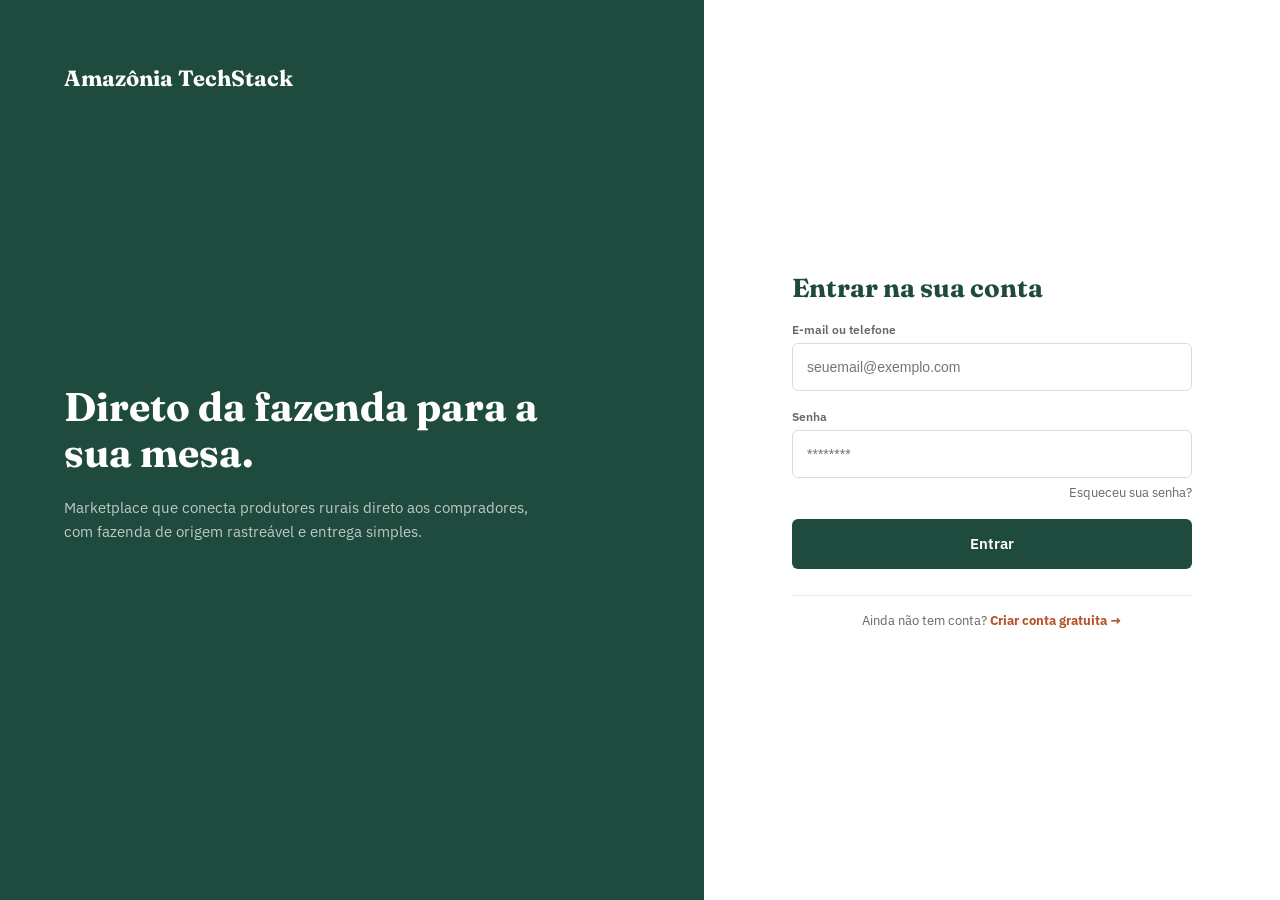
<file: index.html>
<!DOCTYPE html>
<html lang="pt-br">
<head>
<meta charset="UTF-8">
<meta name="viewport" content="width=device-width, initial-scale=1.0">
<title>Amazônia TechStack - Login</title>
<link rel="preconnect" href="https://fonts.googleapis.com">
<link href="https://fonts.googleapis.com/css2?family=Fraunces:wght@600;700&family=IBM+Plex+Sans:wght@400;500;600;700&display=swap" rel="stylesheet">
<link rel="stylesheet" href="style.css">
</head>
<body>
<div class="tela-login">
  <div class="painel-marca">
    <span class="logo">Amazônia TechStack</span>
    <div class="chamada">
      <h1>Direto da fazenda para a sua mesa.</h1>
      <p>Marketplace que conecta produtores rurais direto aos compradores, com fazenda de origem rastreável e entrega simples.</p>
    </div>
  </div>
  <div class="painel-form">
    <div class="form-login">
      <h2>Entrar na sua conta</h2>
      <div class="campo">
        <label for="email">E-mail ou telefone</label>
        <input type="text" id="email" name="email" placeholder="seuemail@exemplo.com">
      </div>
      <div class="campo">
        <label for="senha">Senha</label>
        <input type="password" id="senha" name="senha" placeholder="********">
        <a href="#" class="esqueci">Esqueceu sua senha?</a>
      </div>
      <a href="catalogo.html" class="botao-primario">Entrar</a>
      <p class="rodape-form">Ainda não tem conta? <a href="cadastro-produtor.html">Criar conta gratuita →</a></p>
    </div>
  </div>
</div>
</body>
</html>
</file>
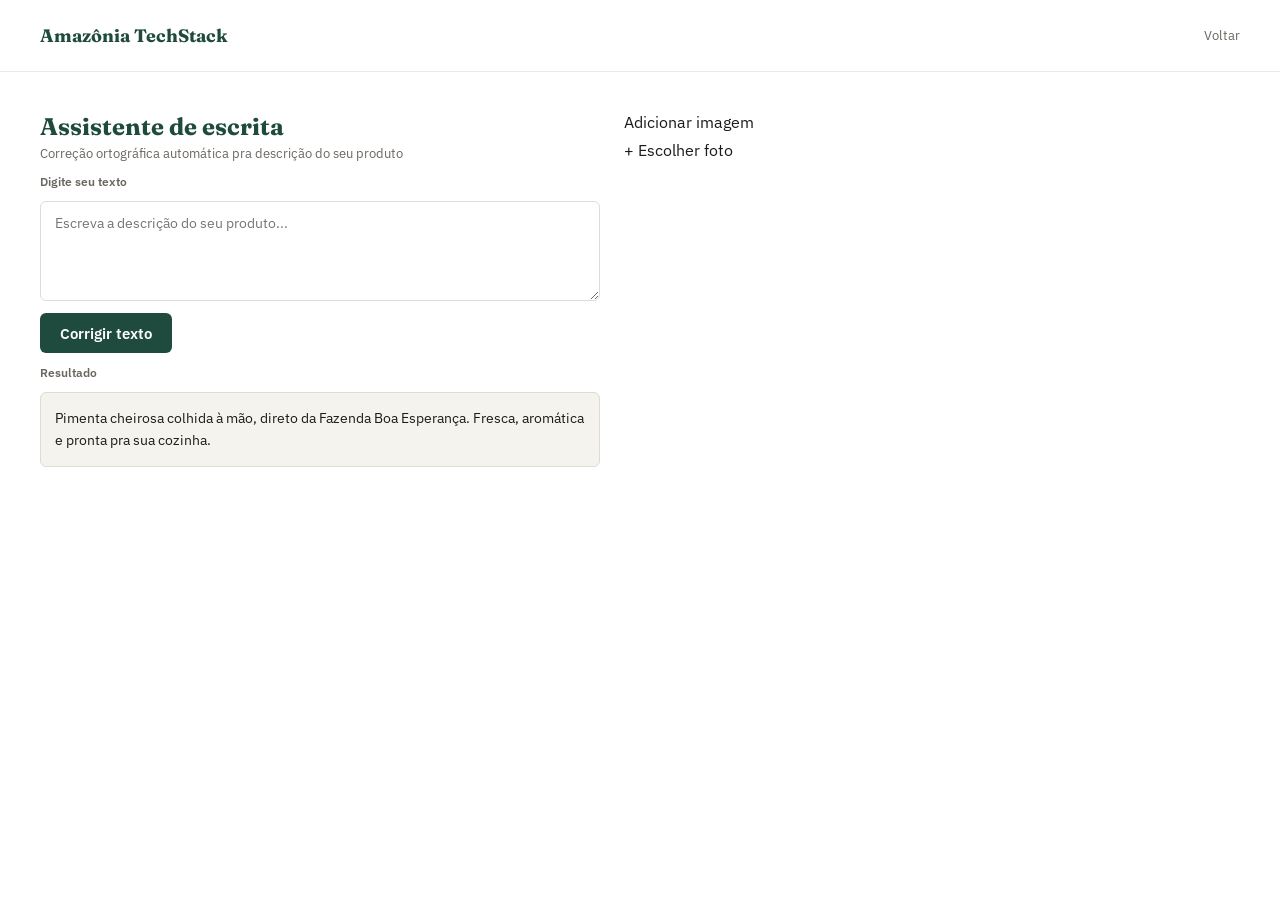
<file: assistente-escrita.html>
<!DOCTYPE html>
<html lang="pt-br">
<head>
<meta charset="UTF-8">
<meta name="viewport" content="width=device-width, initial-scale=1.0">
<title>Amazônia TechStack - Assistente de escrita</title>
<link rel="preconnect" href="https://fonts.googleapis.com">
<link href="https://fonts.googleapis.com/css2?family=Fraunces:wght@600;700&family=IBM+Plex+Sans:wght@400;500;600;700&display=swap" rel="stylesheet">
<link rel="stylesheet" href="style.css">
</head>
<body>
<header class="topo-app">
  <span class="logo">Amazônia TechStack</span>
  <a href="catalogo.html" class="link-sair">Voltar</a>
</header>

<main class="pagina-assistente">
  <div class="painel-assistente">
    <h2>Assistente de escrita</h2>
    <p class="subtitulo">Correção ortográfica automática pra descrição do seu produto</p>

    <label for="texto-produtor">Digite seu texto</label>
    <textarea id="texto-produtor" placeholder="Escreva a descrição do seu produto..."></textarea>

    <a href="#" class="botao-primario botao-pequeno">Corrigir texto</a>

    <label>Resultado</label>
    <div class="caixa-resultado">
      Pimenta cheirosa colhida à mão, direto da Fazenda Boa Esperança. Fresca, aromática e pronta pra sua cozinha.
    </div>
  </div>

  <div class="painel-imagem">
    <label>Adicionar imagem</label>
    <div class="area-upload">
      <span>+ Escolher foto</span>
    </div>
  </div>
</main>
</body>
</html>
</file>
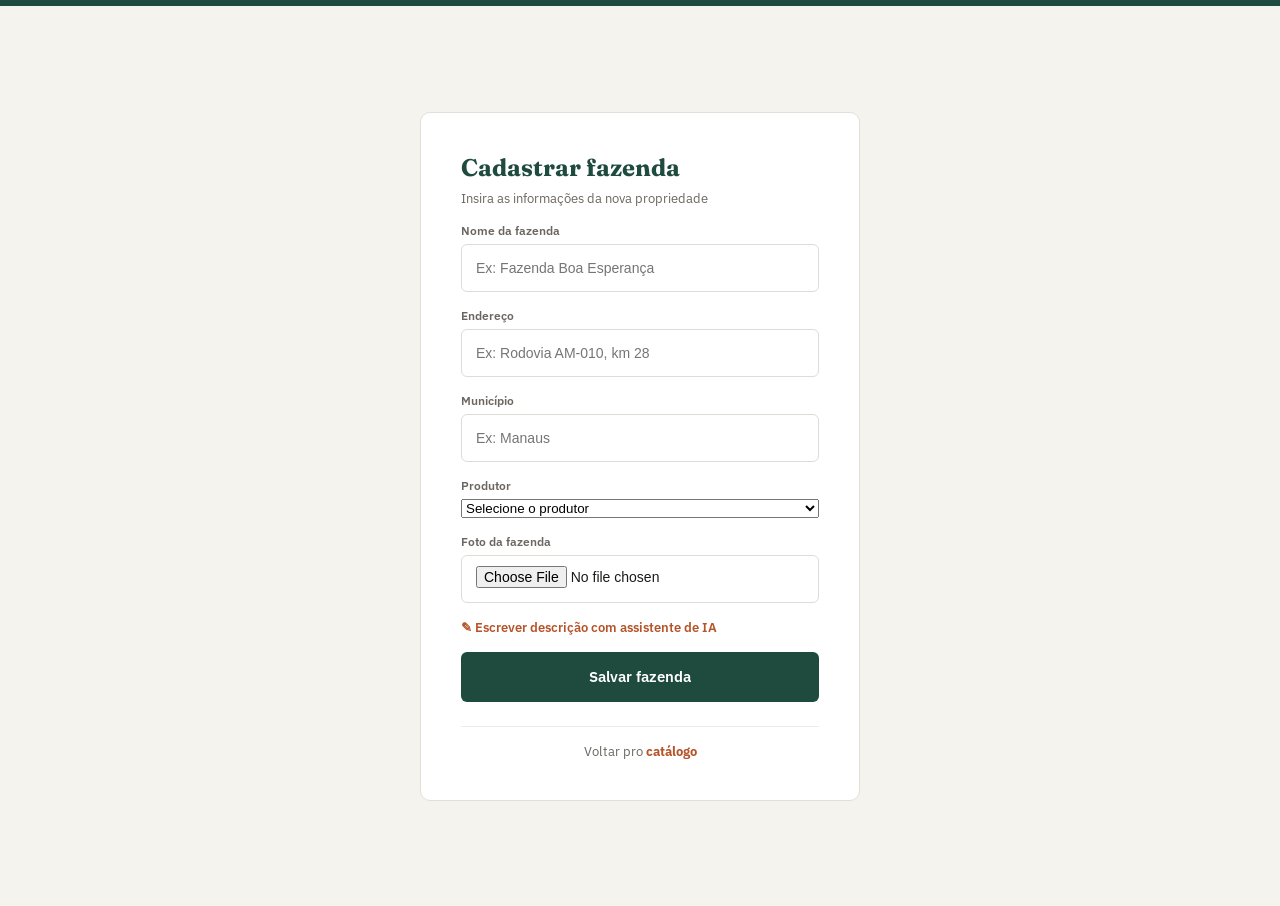
<file: cadastro-fazenda.html>
<!DOCTYPE html>
<html lang="pt-br">
    <head>
        <meta charset="UTF-8">
        <meta name="viewport" content="width=device-width, initial-scale=1.0">
        <title>Amazônia TechStack - Cadastrar fazenda</title>
        <link rel="preconnect" href="https://fonts.googleapis.com">
        <link href="https://fonts.googleapis.com/css2?family=Fraunces:wght@600;700&family=IBM+Plex+Sans:wght@400;500;600;700&display=swap" rel="stylesheet">
        <link rel="stylesheet" href="style.css">
    </head>
    <body>
        <div class="barra-topo"></div>
        <div class="pagina-cadastro">
            <div class="cartao-cadastro">
                <h2>Cadastrar fazenda</h2>
                <p class="subtitulo">Insira as informações da nova propriedade</p>

                <div class="campo">
                    <label for="nome-fazenda">Nome da fazenda</label>
                    <input type="text" id="nome-fazenda" placeholder="Ex: Fazenda Boa Esperança">
                </div>

                <div class="campo">
                    <label for="endereco">Endereço</label>
                    <input type="text" id="endereco" placeholder="Ex: Rodovia AM-010, km 28">
                </div>

                <div class="campo">
                    <label for="municipio">Município</label>
                    <input type="text" id="municipio" placeholder="Ex: Manaus">
                </div>

                <div class="campo">
                    <label for="produtor">Produtor</label>
                    <select id="produtor" class="campo input" >
                        <option value="" disabled selected>Selecione o produtor</option>
                        <option value="Alessandro Oliveira">Alessandro Oliveira</option>
                        <option value="Roger Matheus">Roger Matheus</option>
                        <option value="Fernando">Fernando</option>
                    </select>
                </div>

                <div class="campo">
                    <label for="foto-fazenda">Foto da fazenda</label>
                    <input type="file" id="foto-fazenda" accept="image/*" style="padding-top: 10px;">
                </div>

                <a href="assistente-escrita.html" class="link-assistente">✎ Escrever descrição com assistente de IA</a>

                <a href="catalogo.html" class="botao-primario">Salvar fazenda</a>

                <p class="rodape-form">Voltar pro <a href="catalogo.html">catálogo</a></p>
            </div>
        </div>
    </body>
</html>
</file>
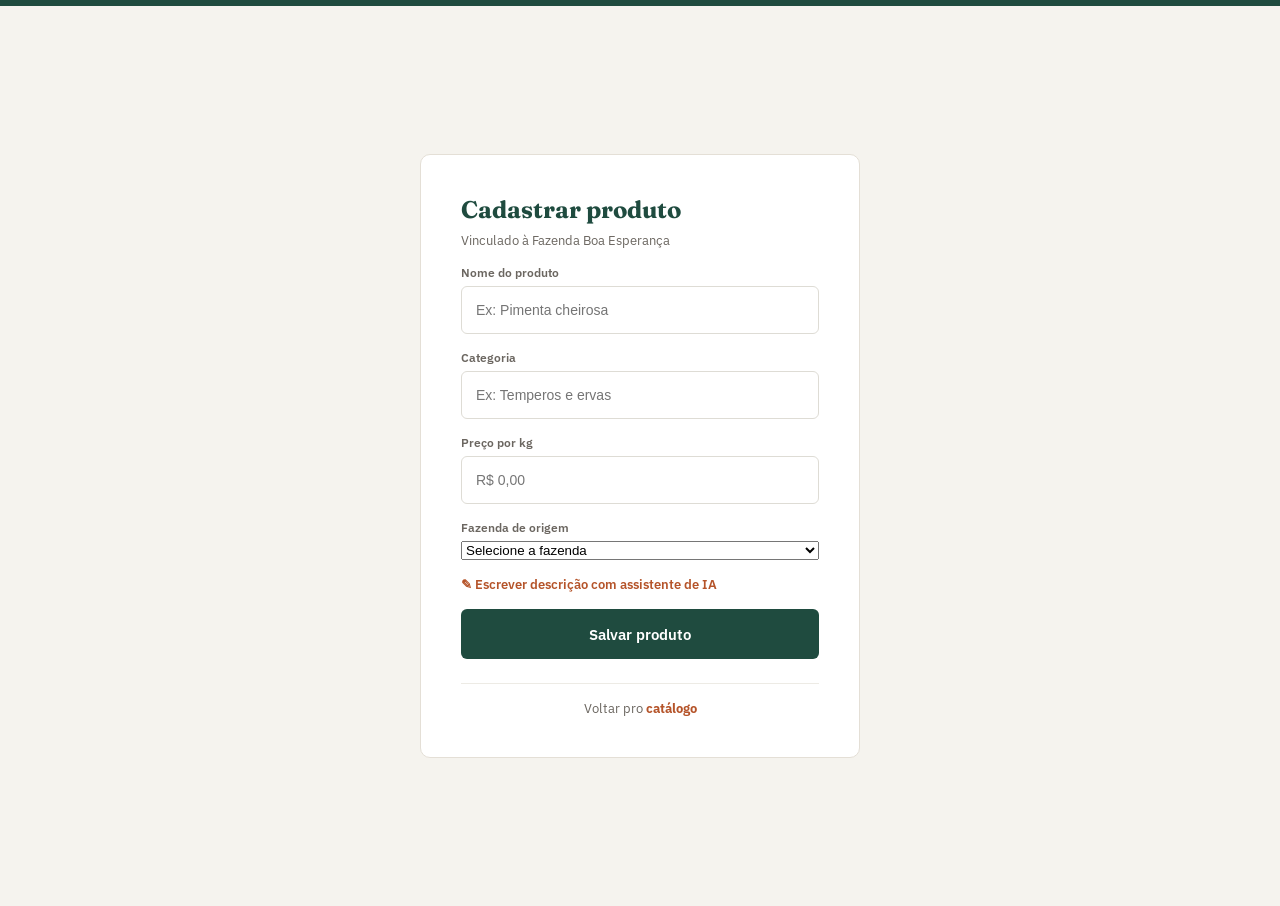
<file: cadastro-produto.html>
<!DOCTYPE html>
<html lang="pt-br">
  <head>
    <meta charset="UTF-8">
    <meta name="viewport" content="width=device-width, initial-scale=1.0">
    <title>Amazônia TechStack - Cadastrar produto</title>
    <link rel="preconnect" href="https://fonts.googleapis.com">
    <link href="https://fonts.googleapis.com/css2?family=Fraunces:wght@600;700&family=IBM+Plex+Sans:wght@400;500;600;700&display=swap" rel="stylesheet">
    <link rel="stylesheet" href="style.css">
    </head>
  <body>
    <div class="barra-topo"></div>
    <div class="pagina-cadastro">
      <div class="cartao-cadastro">
        <h2>Cadastrar produto</h2>
        <p class="subtitulo">Vinculado à Fazenda Boa Esperança</p>

        <div class="campo">
          <label for="nome-produto">Nome do produto</label>
          <input type="text" id="nome-produto" placeholder="Ex: Pimenta cheirosa">
        </div>

        <div class="campo">
          <label for="categoria">Categoria</label>
          <input type="text" id="categoria" placeholder="Ex: Temperos e ervas">
        </div>

        <div class="campo">
          <label for="preco">Preço por kg</label>
          <input type="text" id="preco" placeholder="R$ 0,00">
        </div>

        <div class="campo">
          <label for="fazenda-origem">Fazenda de origem</label>
          <select id="fazenda-origem" class="campo input" >
            <option value="" disabled selected>Selecione a fazenda</option>
            <option value="Fazenda Boa Esperança">Fazenda Boa Esperança</option>
            <option value="Fazenda Serra do Sol">Fazenda Serra do Sol</option>
            <option value="Fazenda Rio Negro">Fazenda Rio Negro</option>
          </select>
        </div>
  
        <a href="assistente-escrita.html" class="link-assistente">✎ Escrever descrição com assistente de IA</a>

        <a href="catalogo.html" class="botao-primario">Salvar produto</a>

        <p class="rodape-form">Voltar pro <a href="catalogo.html">catálogo</a></p>
      </div>
    </div>
  </body>
</html>
</file>
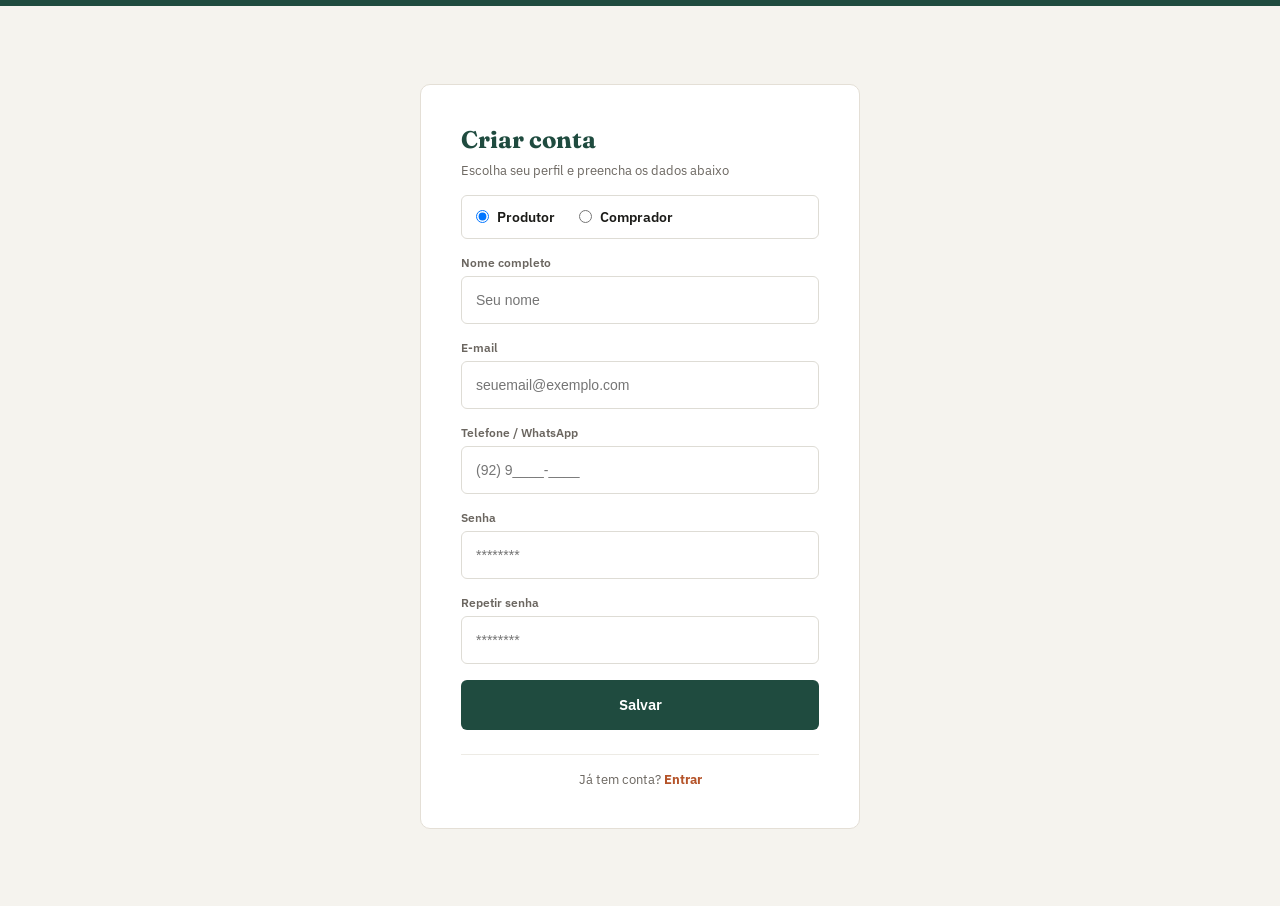
<file: cadastro-produtor.html>
<!DOCTYPE html>
<html lang="pt-br">
<head>
<meta charset="UTF-8">
<meta name="viewport" content="width=device-width, initial-scale=1.0">
<title>Amazônia TechStack - Criar conta</title>
<link rel="preconnect" href="https://fonts.googleapis.com">
<link href="https://fonts.googleapis.com/css2?family=Fraunces:wght@600;700&family=IBM+Plex+Sans:wght@400;500;600;700&display=swap" rel="stylesheet">
<link rel="stylesheet" href="style.css">
</head>
<body>
<div class="barra-topo"></div>
<div class="pagina-cadastro">
  <div class="cartao-cadastro" id="form-cadastro">
    <h2>Criar conta</h2>
    <p class="subtitulo">Escolha seu perfil e preencha os dados abaixo</p>

    <div class="grupo-radio">
      <label class="opcao-radio">
        <input type="radio" name="perfil" value="produtor" checked>
        Produtor
      </label>
      <label class="opcao-radio">
        <input type="radio" name="perfil" value="comprador">
        Comprador
      </label>
    </div>

    <div class="campo">
      <label for="nome">Nome completo</label>
      <input type="text" id="nome" name="nome" placeholder="Seu nome">
    </div>

    <!--<div class="campo campo-produtor">
      <label for="fazenda">Nome da fazenda</label>
      <input type="text" id="fazenda" name="fazenda" placeholder="Ex: Fazenda Boa Esperança">
    </div>-->

    <div class="campo campo-comprador oculto">
      <label for="documento">CPF ou CNPJ</label>
      <input type="text" id="documento" name="documento" placeholder="000.000.000-00">
    </div>

    <div class="campo">
      <label for="email">E-mail</label>
      <input type="email" id="email" name="email" placeholder="seuemail@exemplo.com">
    </div>

    <div class="campo">
      <label for="contato">Telefone / WhatsApp</label>
      <input type="text" id="contato" name="contato" placeholder="(92) 9____-____">
    </div>

    <div class="campo">
      <label for="senha">Senha</label>
      <input type="password" id="senha" name="senha" placeholder="********">
    </div>

    <div class="campo">
      <label for="repetir-senha">Repetir senha</label>
      <input type="password" id="repetir-senha" name="repetir-senha" placeholder="********">
    </div>

    <a href="index.html" class="botao-primario">Salvar</a>

    <p class="rodape-form">Já tem conta? <a href="index.html">Entrar</a></p>
  </div>
</div>
<script src="script.js"></script>
</body>
</html>
</file>
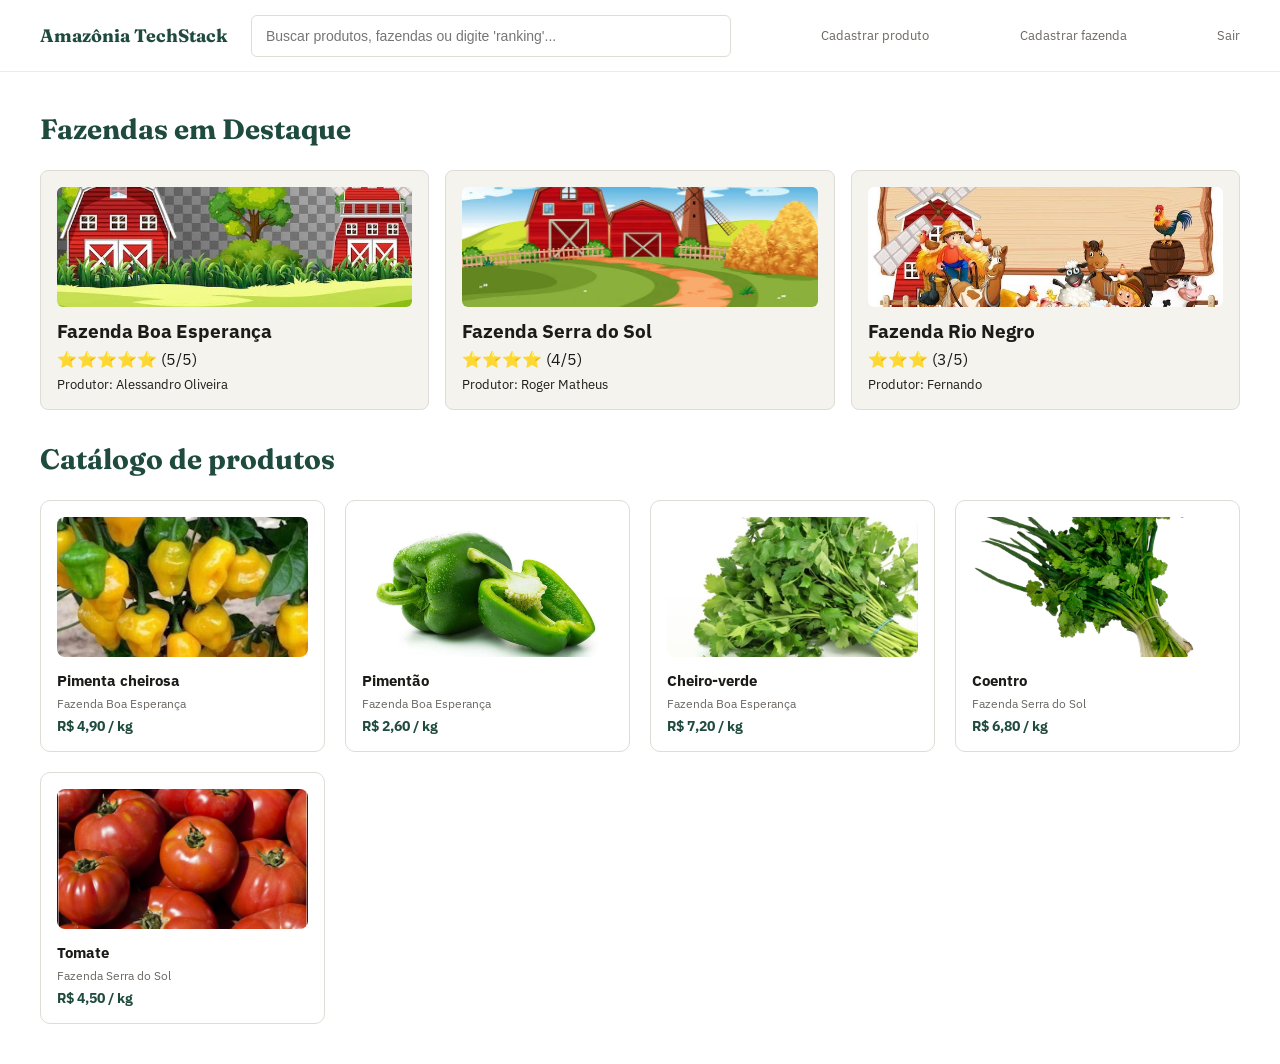
<file: catalogo.html>
<!DOCTYPE html>
<html lang="pt-br">
  <head>
    <meta charset="UTF-8">
    <meta name="viewport" content="width=device-width, initial-scale=1.0">
    <title>Amazônia TechStack - Catálogo</title>
    <link rel="preconnect" href="https://fonts.googleapis.com">
    <link href="https://fonts.googleapis.com/css2?family=Fraunces:wght@600;700&family=IBM+Plex+Sans:wght@400;500;600;700&display=swap" rel="stylesheet">
    <link rel="stylesheet" href="style.css">
  </head>
  <body>
    <header class="topo-app">
      <span class="logo">Amazônia TechStack</span>
      <input type="text" id="input-busca" class="busca" placeholder="Buscar produtos, fazendas ou digite 'ranking'...">
      <a href="cadastro-produto.html" class="link-sair">Cadastrar produto</a>
      <a href="cadastro-fazenda.html" class="link-sair">Cadastrar fazenda</a>
      <a href="index.html" class="link-sair">Sair</a>
    </header>

    <main class="pagina-catalogo">
      
      <section class="secao-ranking">
        <h1>Fazendas em Destaque</h1>
        <div id="lista-ranking" class="grade-ranking"></div>
      </section>

      <h1>Catálogo de produtos</h1>

      <div class="grade-produtos" id="grade-produtos">
        <div class="cartao-produto">
          <a href="produto.html" class="link-produto">
            <img src="imagens/pimenta-cheirosa.webp" alt="Pimenta cheirosa" class="foto-produto">
            <h3>Pimenta cheirosa</h3>
          </a>
          <a href="vitrine-publica.html" class="fazenda-origem">Fazenda Boa Esperança</a>
          <p class="preco">R$ 4,90 / kg</p>
        </div>

        <div class="cartao-produto">
          <a href="produto.html" class="link-produto">
            <img src="imagens/pimentao.jpg" alt="Pimentão" class="foto-produto">
            <h3>Pimentão</h3>
          </a>
          <a href="vitrine-publica.html" class="fazenda-origem">Fazenda Boa Esperança</a>
          <p class="preco">R$ 2,60 / kg</p>
        </div>

        <div class="cartao-produto">
          <a href="produto.html" class="link-produto">
            <img src="imagens/cheiro-verde.jpg" alt="Cheiro-verde" class="foto-produto">
            <h3>Cheiro-verde</h3>
          </a>
          <a href="vitrine-publica.html" class="fazenda-origem">Fazenda Boa Esperança</a>
          <p class="preco">R$ 7,20 / kg</p>
        </div>

        <div class="cartao-produto">
          <a href="produto.html" class="link-produto">
            <img src="imagens/Coentro.png" alt="coentro" class="foto-produto">
            <h3>Coentro</h3>
          </a>
          <a href="vitrine-publica.html" class="fazenda-origem">Fazenda Serra do Sol</a>
          <p class="preco">R$ 6,80 / kg</p>
        </div>

        <div class="cartao-produto">
          <a href="produto.html" class="link-produto">
            <img src="imagens/tomate.jpg" alt="tomate" class="foto-produto">
            <h3>Tomate</h3>
          </a>
          <a href="vitrine-publica.html" class="fazenda-origem">Fazenda Serra do Sol</a>
          <p class="preco">R$ 4,50 / kg</p>
        </div>

      </div>

    </main>

    <script src="script.js"></script>

  </body>
</html>
</file>
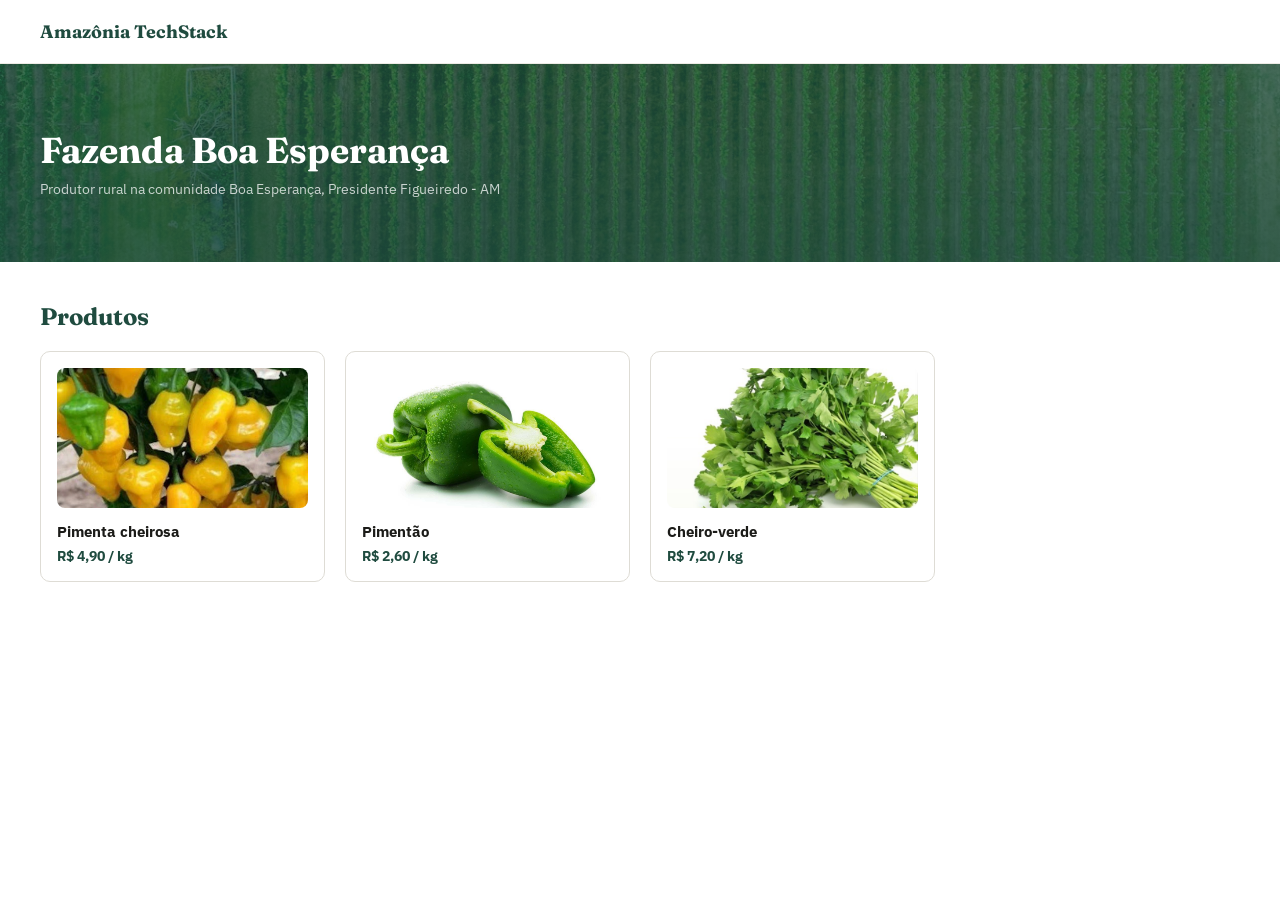
<file: vitrine-publica.html>
<!DOCTYPE html>
<html lang="pt-br">
<head>
<meta charset="UTF-8">
<meta name="viewport" content="width=device-width, initial-scale=1.0">
<title>Amazônia TechStack - Fazenda Boa Esperança</title>
<link rel="preconnect" href="https://fonts.googleapis.com">
<link href="https://fonts.googleapis.com/css2?family=Fraunces:wght@600;700&family=IBM+Plex+Sans:wght@400;500;600;700&display=swap" rel="stylesheet">
<link rel="stylesheet" href="style.css">
</head>
<body>
<header class="topo-vitrine">
  <span class="logo-vitrine">Amazônia TechStack</span>
</header>

<main class="pagina-vitrine">
  <div class="capa-fazenda">
    <h1>Fazenda Boa Esperança</h1>
    <p>Produtor rural na comunidade Boa Esperança, Presidente Figueiredo - AM</p>
  </div>

  <div class="secao-produtos-vitrine">
    <h2>Produtos</h2>
    <div class="grade-produtos">
      <a href="produto.html" class="cartao-produto">
        <img src="imagens/pimenta-cheirosa.webp" alt="Pimenta cheirosa" class="foto-produto">
        <h3>Pimenta cheirosa</h3>
        <p class="preco">R$ 4,90 / kg</p>
      </a>

      <a href="produto.html" class="cartao-produto">
        <img src="imagens/pimentao.jpg" alt="Pimentão" class="foto-produto">
        <h3>Pimentão</h3>
        <p class="preco">R$ 2,60 / kg</p>
      </a>

      <a href="produto.html" class="cartao-produto">
        <img src="imagens/cheiro-verde.jpg" alt="Cheiro-verde" class="foto-produto">
        <h3>Cheiro-verde</h3>
        <p class="preco">R$ 7,20 / kg</p>
      </a>
    </div>
  </div>
</main>
</body>
</html>
</file>
<file: style.css>
* {
  box-sizing: border-box;
  margin: 0;
  padding: 0;
}

body {
  font-family: 'IBM Plex Sans', Arial, sans-serif;
  color: #1b1b18;
}

.tela-login {
  display: flex;
  min-height: 100vh;
}

.painel-marca {
  background-color: #1f4b3f;
  color: #ffffff;
  width: 55%;
  padding: 64px;
  display: flex;
  flex-direction: column;
  justify-content: space-between;
}

.logo {
  font-family: 'Fraunces', Georgia, serif;
  font-size: 22px;
  font-weight: 700;
}

.chamada {
  max-width: 480px;
  margin: auto 0;
}

.chamada h1 {
  font-family: 'Fraunces', Georgia, serif;
  font-size: 40px;
  line-height: 1.15;
  margin-bottom: 20px;
}

.chamada p {
  font-size: 15px;
  color: rgba(255, 255, 255, 0.7);
  line-height: 1.6;
}

.painel-form {
  width: 45%;
  display: flex;
  align-items: center;
  justify-content: center;
  background-color: #ffffff;
}

.form-login {
  width: 400px;
  display: flex;
  flex-direction: column;
  gap: 18px;
}

.form-login h2 {
  font-family: 'Fraunces', Georgia, serif;
  font-size: 26px;
  color: #1f4b3f;
}

.campo {
  display: flex;
  flex-direction: column;
  gap: 6px;
}

.campo label {
  font-size: 12px;
  font-weight: 600;
  color: #6b6660;
}

.campo input {
  height: 48px;
  border: 1px solid #dedcd5;
  border-radius: 6px;
  padding: 0 14px;
  font-size: 14px;
  width: 100%;
}

.esqueci {
  align-self: flex-end;
  font-size: 13px;
  color: #6b6660;
  text-decoration: none;
}

.botao-primario {
  height: 50px;
  background-color: #1f4b3f;
  color: #ffffff;
  border: none;
  border-radius: 6px;
  font-size: 15px;
  font-weight: 600;
  cursor: pointer;
  display: flex;
  align-items: center;
  justify-content: center;
  text-decoration: none;
}

.rodape-form {
  text-align: center;
  font-size: 13px;
  color: #6b6660;
  border-top: 1px solid #edebe5;
  padding-top: 16px;
  margin-top: 8px;
}

.rodape-form a {
  font-weight: 700;
  color: #b5542a;
  text-decoration: none;
}

.barra-topo {
  height: 6px;
  background-color: #1f4b3f;
}

.pagina-cadastro {
  min-height: 100vh;
  background-color: #f5f3ee;
  display: flex;
  align-items: center;
  justify-content: center;
  padding: 40px 20px;
}

.cartao-cadastro {
  background-color: #ffffff;
  width: 100%;
  max-width: 440px;
  padding: 40px;
  border-radius: 10px;
  border: 1px solid #e4dfd6;
  display: flex;
  flex-direction: column;
  gap: 16px;
}

.cartao-cadastro h2 {
  font-family: 'Fraunces', Georgia, serif;
  font-size: 24px;
  color: #1f4b3f;
}

.subtitulo {
  font-size: 13px;
  color: #6b6660;
  margin-top: -8px;
}

.grupo-radio {
  display: flex;
  gap: 24px;
  border: 1px solid #dedcd5;
  border-radius: 6px;
  padding: 12px 14px;
}

.opcao-radio {
  display: flex;
  align-items: center;
  gap: 8px;
  font-size: 14px;
  font-weight: 600;
  cursor: pointer;
}

.oculto {
  display: none;
}

.topo-app {
  height: 72px;
  display: flex;
  align-items: center;
  gap: 24px;
  padding: 0 40px;
  border-bottom: 1px solid #edebe5;
}

.topo-app .logo {
  font-family: 'Fraunces', Georgia, serif;
  font-size: 18px;
  font-weight: 700;
  color: #1f4b3f;
}

.busca {
  flex: 1;
  max-width: 480px;
  height: 42px;
  border: 1px solid #dedcd5;
  border-radius: 6px;
  padding: 0 14px;
  font-size: 14px;
}

.link-sair {
  margin-left: auto;
  font-size: 13px;
  color: #6b6660;
  text-decoration: none;
}

.pagina-catalogo {
  padding: 40px;
}

.pagina-catalogo h1 {
  font-family: 'Fraunces', Georgia, serif;
  font-size: 28px;
  color: #1f4b3f;
  margin-bottom: 24px;
}

.grade-produtos {
  display: grid;
  grid-template-columns: repeat(auto-fill, minmax(240px, 1fr));
  gap: 20px;
}

.cartao-produto {
  border: 1px solid #dedcd5;
  border-radius: 10px;
  padding: 16px;
  text-decoration: none;
  color: #1b1b18;
  display: flex;
  flex-direction: column;
  gap: 6px;
}

.foto-produto {
  width: 100%;
  height: 140px;
  object-fit: cover;
  display: block;
  border-radius: 8px;
  margin-bottom: 8px;
}

.link-produto {
  text-decoration: none;
  color: inherit;
  display: flex;
  flex-direction: column;
  gap: 6px;
}

.fazenda-origem {
  font-size: 12px;
  color: #6b6660;
  text-decoration: none;
}

.fazenda-origem:hover {
  text-decoration: underline;
}

.link-assistente {
  font-size: 13px;
  font-weight: 600;
  color: #b5542a;
  text-decoration: none;
}

.link-assistente:hover {
  text-decoration: underline;
}

.cartao-produto h3 {
  font-size: 15px;
  font-weight: 700;
}

.preco {
  font-size: 14px;
  font-weight: 700;
  color: #1f4b3f;
}

.topo-vitrine {
  height: 64px;
  display: flex;
  align-items: center;
  padding: 0 40px;
  border-bottom: 1px solid #edebe5;
}

.logo-vitrine {
  font-family: 'Fraunces', Georgia, serif;
  font-size: 18px;
  font-weight: 700;
  color: #1f4b3f;
}

.capa-fazenda {
    background-image: linear-gradient(rgba(31, 75, 63, 0.78), rgba(31, 75, 63, 0.88)), url('imagens/fazenda-fundo.avif.avif');
  background-size: cover;
  background-position: center;
  color: #ffffff;
  padding: 64px 40px;
}

.capa-fazenda h1 {
  font-family: 'Fraunces', Georgia, serif;
  font-size: 36px;
  margin-bottom: 8px;
}

.capa-fazenda p {
  font-size: 14px;
  color: rgba(255, 255, 255, 0.75);
}

.secao-produtos-vitrine {
  padding: 40px;
}

.secao-produtos-vitrine h2 {
  font-family: 'Fraunces', Georgia, serif;
  font-size: 24px;
  color: #1f4b3f;
  margin-bottom: 20px;
}

.pagina-assistente {
  display: flex;
  gap: 24px;
  padding: 40px;
  align-items: flex-start;
}

.painel-assistente {
  flex: 1;
  max-width: 560px;
  display: flex;
  flex-direction: column;
  gap: 12px;
}

.painel-assistente h2 {
  font-family: 'Fraunces', Georgia, serif;
  font-size: 24px;
  color: #1f4b3f;
}

.painel-assistente label {
  font-size: 12px;
  font-weight: 600;
  color: #6b6660;
}

.painel-assistente textarea {
  height: 100px;
  border: 1px solid #dedcd5;
  border-radius: 6px;
  padding: 12px 14px;
  font-size: 14px;
  font-family: inherit;
  resize: vertical;
}

.botao-pequeno {
  align-self: flex-start;
  height: 40px;
  padding: 0 20px;
}

.caixa-resultado {
  border: 1px solid #dedcd5;
  border-radius: 6px;
  padding: 14px;
  font-size: 14px;
  color: #1b1b18;
  background-color: #f5f3ee;
  line-height: 1.6;
}

.painel-imagem {
  width: 240px;
  display: flex;
  flex-direction: column;
  gap: 8px;
}

.grade-ranking {
  display: grid;
  grid-template-columns: repeat(auto-fit, minmax(260px, 1fr));
  gap: 16px;
  margin-top: 12px;
  margin-bottom: 32px;
}

.cartao-ranking {
  background: #f5f3ee;
  border: 1px solid #dedcd5;
  border-radius: 8px;
  padding: 16px;
  display: flex;
  flex-direction: column;
  gap: 6px;
}

.foto-ranking {
  width: 100%;
  height: 120px;
  object-fit: cover;
  border-radius: 6px;
  margin-bottom: 6px;
}
</file>
